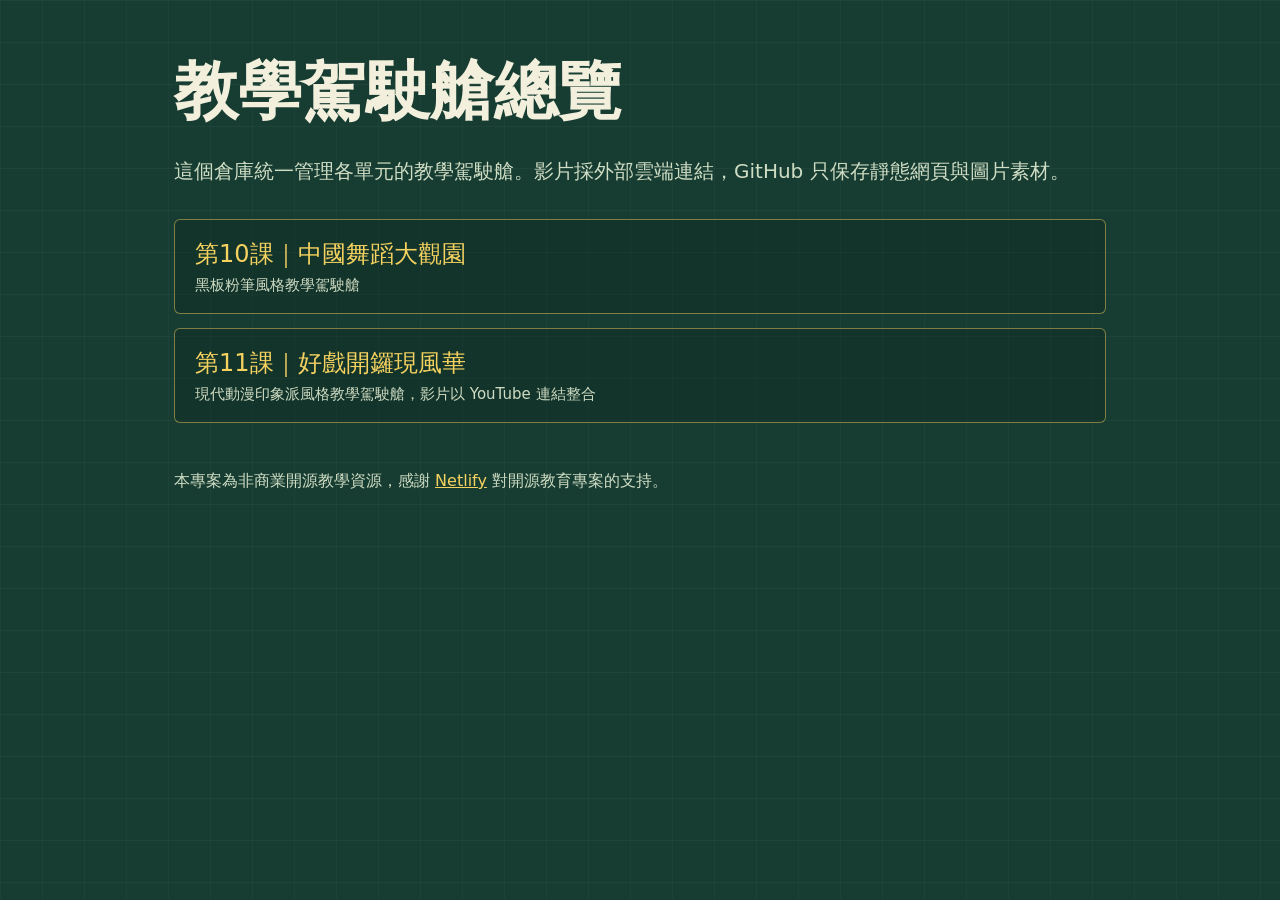
<file: index.html>
<!doctype html>
<html lang="zh-Hant-TW">
<head>
  <meta charset="utf-8" />
  <meta name="viewport" content="width=device-width, initial-scale=1" />
  <title>教學駕駛艙總覽</title>
  <style>
    :root {
      --board: #173d32;
      --chalk: #f2efdc;
      --muted: #cfdcc4;
      --yellow: #f5d260;
    }
    * { box-sizing: border-box; }
    body {
      margin: 0;
      min-height: 100vh;
      color: var(--chalk);
      font-family: "Microsoft JhengHei", "Noto Sans TC", system-ui, sans-serif;
      background:
        linear-gradient(rgba(255,255,255,.03) 1px, transparent 1px),
        linear-gradient(90deg, rgba(255,255,255,.025) 1px, transparent 1px),
        var(--board);
      background-size: 42px 42px;
    }
    main {
      max-width: 980px;
      margin: 0 auto;
      padding: 48px 24px;
    }
    h1 {
      margin: 0 0 12px;
      font-size: clamp(34px, 6vw, 64px);
      letter-spacing: 0;
    }
    p {
      color: var(--muted);
      font-size: 20px;
      line-height: 1.6;
    }
    .list {
      display: grid;
      gap: 14px;
      margin-top: 32px;
    }
    a {
      display: block;
      padding: 18px 20px;
      color: var(--yellow);
      text-decoration: none;
      border: 1px solid rgba(245, 210, 96, .48);
      background: rgba(0,0,0,.14);
      border-radius: 6px;
      font-size: 24px;
    }
    a span {
      display: block;
      margin-top: 6px;
      color: var(--muted);
      font-size: 15px;
    }
  </style>
</head>
<body>
  <main>
    <h1>教學駕駛艙總覽</h1>
    <p>這個倉庫統一管理各單元的教學駕駛艙。影片採外部雲端連結，GitHub 只保存靜態網頁與圖片素材。</p>
    <section class="list" aria-label="教學駕駛艙清單">
      <a href="./chinese-dance-dashboard-20260501/">
        第10課｜中國舞蹈大觀園
        <span>黑板粉筆風格教學駕駛艙</span>
      </a>
      <a href="./performing-arts-lesson-11-20260501/">
        第11課｜好戲開鑼現風華
        <span>現代動漫印象派風格教學駕駛艙，影片以 YouTube 連結整合</span>
      </a>
    </section>
  </main>
  <footer style="max-width:980px;margin:0 auto;padding:0 24px 40px;font-size:16px;color:#cfdcc4">本專案為非商業開源教學資源，感謝 <a href="https://www.netlify.com/" style="display:inline;padding:0;border:0;background:none;font-size:inherit;text-decoration:underline">Netlify</a> 對開源教育專案的支持。</footer>
</body>
</html>
</file>
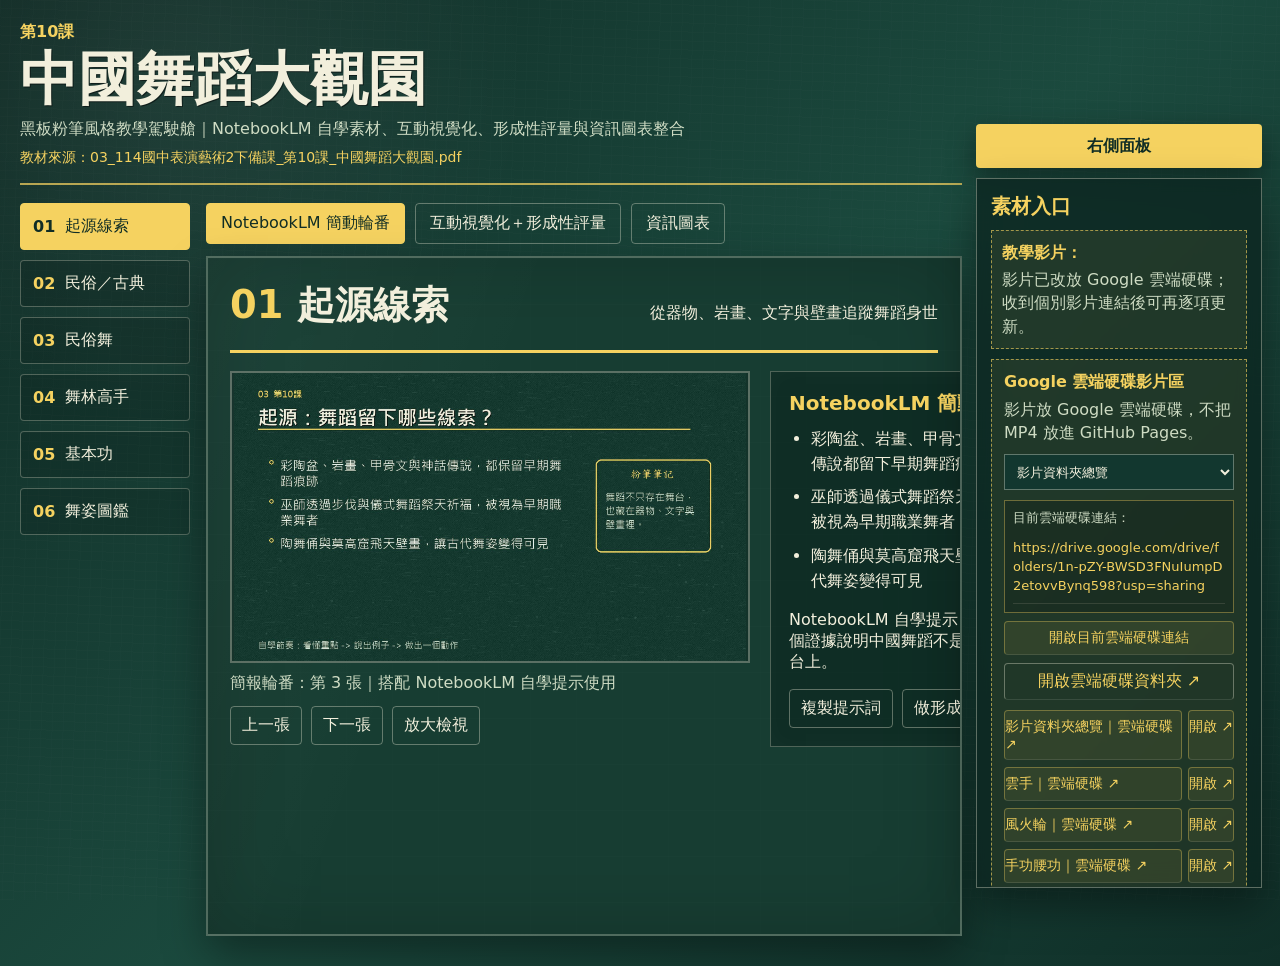
<file: chinese-dance-dashboard-20260501/index.html>
<!doctype html>
<html lang="zh-Hant-TW">
<head>
  <meta charset="utf-8" />
  <meta name="viewport" content="width=device-width, initial-scale=1" />
  <title>中國舞蹈大觀園｜黑板粉筆教學駕駛艙</title>
  <link rel="stylesheet" href="./styles.css?v=20260501-drive-video" />
</head>
<body>
  <main class="app-shell" data-mode="teacher">
    <header class="topbar">
      <section class="lesson-id">
        <span class="small-mark">第10課</span>
        <h1>中國舞蹈大觀園</h1>
        <p>黑板粉筆風格教學駕駛艙｜NotebookLM 自學素材、互動視覺化、形成性評量與資訊圖表整合</p>
        <p class="source-line">教材來源：03_114國中表演藝術2下備課_第10課_中國舞蹈大觀園.pdf</p>
      </section>
    </header>

    <section class="dashboard-grid">
      <aside class="focus-rail" aria-label="教學重點">
        <button class="focus-tab active" data-focus="origin"><span>01</span>起源線索</button>
        <button class="focus-tab" data-focus="types"><span>02</span>民俗／古典</button>
        <button class="focus-tab" data-focus="folk"><span>03</span>民俗舞</button>
        <button class="focus-tab" data-focus="masters"><span>04</span>舞林高手</button>
        <button class="focus-tab" data-focus="basics"><span>05</span>基本功</button>
        <button class="focus-tab" data-focus="postures"><span>06</span>舞姿圖鑑</button>
      </aside>

      <section class="stage">
        <nav class="stage-nav" aria-label="素材類型">
          <button class="view-btn active" data-view="brief">NotebookLM 簡動輪番</button>
          <button class="view-btn" data-view="interactive">互動視覺化＋形成性評量</button>
          <button class="view-btn" data-view="infographic">資訊圖表</button>
        </nav>

        <article class="chalk-stage" id="focusStage" aria-live="polite"></article>
      </section>

      <aside class="lesson-board inline-board">
        <section class="board-card compact">
          <h2>本節課進度</h2>
          <div class="progress-ring" aria-label="進度">
            <span id="progressPercent">17%</span>
          </div>
          <p id="progressText">目前重點：起源線索</p>
        </section>
        <section class="board-card">
          <h2>教師提示</h2>
          <p class="teacher-only">切換重點時，可先播放左側輪播，再用互動題快速確認學生是否抓到關鍵差異。</p>
          <p class="student-only">先看輪播重點，再完成互動題。答錯沒關係，請回到圖表找證據。</p>
        </section>
        <section class="board-card">
          <h2>素材入口</h2>
          <div class="video-placeholder">
            <strong>教學影片：</strong>
            <span>影片已改放 Google 雲端硬碟；收到個別影片連結後可再逐項更新。</span>
          </div>
          <div class="youtube-placeholder">
            <strong>Google 雲端硬碟影片區</strong>
            <span>影片放 Google 雲端硬碟，不把 MP4 放進 GitHub Pages。</span>
            <select class="youtube-select" id="youtubeSelectInline">
              <option value="driveFolder">影片資料夾總覽</option>
              <option value="yunshou">雲手</option>
              <option value="fenghuolun">風火輪</option>
              <option value="shougongyaogong">手功腰功</option>
              <option value="shuangfeiyan">雙飛燕</option>
              <option value="shanbang">山膀</option>
              <option value="yubu">禹步</option>
              <option value="tuigongtantiaogong">腿功彈跳功</option>
            </select>
            <p class="youtube-current">目前雲端硬碟連結：<a data-youtube-current href="https://drive.google.com/drive/folders/1n-pZY-BWSD3FNuIumpD2etovvBynq598?usp=sharing" target="_blank">https://drive.google.com/drive/folders/1n-pZY-BWSD3FNuIumpD2etovvBynq598?usp=sharing</a></p>
            <a class="current-youtube-open" data-current-open="youtubeSelectInline" href="https://drive.google.com/drive/folders/1n-pZY-BWSD3FNuIumpD2etovvBynq598?usp=sharing" target="_blank" rel="noopener noreferrer">開啟目前雲端硬碟連結</a>
            <a class="youtube-open-link" data-youtube-open href="https://drive.google.com/drive/folders/1n-pZY-BWSD3FNuIumpD2etovvBynq598?usp=sharing" target="_blank" rel="noopener noreferrer">開啟雲端硬碟資料夾</a>
            <div class="youtube-links">
              <div class="youtube-link-row"><a class="youtube-title-link" href="https://drive.google.com/drive/folders/1n-pZY-BWSD3FNuIumpD2etovvBynq598?usp=sharing" target="_blank" rel="noopener noreferrer">影片資料夾總覽｜雲端硬碟</a><a class="youtube-open-button" href="https://drive.google.com/drive/folders/1n-pZY-BWSD3FNuIumpD2etovvBynq598?usp=sharing" target="_blank" rel="noopener noreferrer">開啟</a></div>
              <div class="youtube-link-row"><a class="youtube-title-link" href="https://drive.google.com/drive/folders/1n-pZY-BWSD3FNuIumpD2etovvBynq598?usp=sharing" target="_blank" rel="noopener noreferrer">雲手｜雲端硬碟</a><a class="youtube-open-button" href="https://drive.google.com/drive/folders/1n-pZY-BWSD3FNuIumpD2etovvBynq598?usp=sharing" target="_blank" rel="noopener noreferrer">開啟</a></div>
              <div class="youtube-link-row"><a class="youtube-title-link" href="https://drive.google.com/drive/folders/1n-pZY-BWSD3FNuIumpD2etovvBynq598?usp=sharing" target="_blank" rel="noopener noreferrer">風火輪｜雲端硬碟</a><a class="youtube-open-button" href="https://drive.google.com/drive/folders/1n-pZY-BWSD3FNuIumpD2etovvBynq598?usp=sharing" target="_blank" rel="noopener noreferrer">開啟</a></div>
              <div class="youtube-link-row"><a class="youtube-title-link" href="https://drive.google.com/drive/folders/1n-pZY-BWSD3FNuIumpD2etovvBynq598?usp=sharing" target="_blank" rel="noopener noreferrer">手功腰功｜雲端硬碟</a><a class="youtube-open-button" href="https://drive.google.com/drive/folders/1n-pZY-BWSD3FNuIumpD2etovvBynq598?usp=sharing" target="_blank" rel="noopener noreferrer">開啟</a></div>
              <div class="youtube-link-row"><a class="youtube-title-link" href="https://drive.google.com/drive/folders/1n-pZY-BWSD3FNuIumpD2etovvBynq598?usp=sharing" target="_blank" rel="noopener noreferrer">雙飛燕｜雲端硬碟</a><a class="youtube-open-button" href="https://drive.google.com/drive/folders/1n-pZY-BWSD3FNuIumpD2etovvBynq598?usp=sharing" target="_blank" rel="noopener noreferrer">開啟</a></div>
              <div class="youtube-link-row"><a class="youtube-title-link" href="https://drive.google.com/drive/folders/1n-pZY-BWSD3FNuIumpD2etovvBynq598?usp=sharing" target="_blank" rel="noopener noreferrer">山膀｜雲端硬碟</a><a class="youtube-open-button" href="https://drive.google.com/drive/folders/1n-pZY-BWSD3FNuIumpD2etovvBynq598?usp=sharing" target="_blank" rel="noopener noreferrer">開啟</a></div>
              <div class="youtube-link-row"><a class="youtube-title-link" href="https://drive.google.com/drive/folders/1n-pZY-BWSD3FNuIumpD2etovvBynq598?usp=sharing" target="_blank" rel="noopener noreferrer">禹步｜雲端硬碟</a><a class="youtube-open-button" href="https://drive.google.com/drive/folders/1n-pZY-BWSD3FNuIumpD2etovvBynq598?usp=sharing" target="_blank" rel="noopener noreferrer">開啟</a></div>
              <div class="youtube-link-row"><a class="youtube-title-link" href="https://drive.google.com/drive/folders/1n-pZY-BWSD3FNuIumpD2etovvBynq598?usp=sharing" target="_blank" rel="noopener noreferrer">腿功彈跳功｜雲端硬碟</a><a class="youtube-open-button" href="https://drive.google.com/drive/folders/1n-pZY-BWSD3FNuIumpD2etovvBynq598?usp=sharing" target="_blank" rel="noopener noreferrer">開啟</a></div>
            </div>
          </div>
        </section>
      </aside>
    </section>

    <aside class="floating-tools" aria-label="右側教學工具面板">
      <button class="tool-toggle" id="toolToggle" aria-expanded="true">右側面板</button>
      <div class="tool-panel" id="toolPanel">
        <section class="tool-section">
          <h2>素材入口</h2>
          <div class="video-placeholder">
            <strong>教學影片：</strong>
            <span>影片已改放 Google 雲端硬碟；收到個別影片連結後可再逐項更新。</span>
          </div>
          <div class="youtube-placeholder">
            <strong>Google 雲端硬碟影片區</strong>
            <span>影片放 Google 雲端硬碟，不把 MP4 放進 GitHub Pages。</span>
            <select class="youtube-select" id="youtubeSelect">
              <option value="driveFolder">影片資料夾總覽</option>
              <option value="yunshou">雲手</option>
              <option value="fenghuolun">風火輪</option>
              <option value="shougongyaogong">手功腰功</option>
              <option value="shuangfeiyan">雙飛燕</option>
              <option value="shanbang">山膀</option>
              <option value="yubu">禹步</option>
              <option value="tuigongtantiaogong">腿功彈跳功</option>
            </select>
            <p class="youtube-current">目前雲端硬碟連結：<a data-youtube-current href="https://drive.google.com/drive/folders/1n-pZY-BWSD3FNuIumpD2etovvBynq598?usp=sharing" target="_blank">https://drive.google.com/drive/folders/1n-pZY-BWSD3FNuIumpD2etovvBynq598?usp=sharing</a></p>
            <a class="current-youtube-open" data-current-open="youtubeSelect" href="https://drive.google.com/drive/folders/1n-pZY-BWSD3FNuIumpD2etovvBynq598?usp=sharing" target="_blank" rel="noopener noreferrer">開啟目前雲端硬碟連結</a>
            <a class="youtube-open-link" data-youtube-open href="https://drive.google.com/drive/folders/1n-pZY-BWSD3FNuIumpD2etovvBynq598?usp=sharing" target="_blank" rel="noopener noreferrer">開啟雲端硬碟資料夾</a>
            <div class="youtube-links">
              <div class="youtube-link-row"><a class="youtube-title-link" href="https://drive.google.com/drive/folders/1n-pZY-BWSD3FNuIumpD2etovvBynq598?usp=sharing" target="_blank" rel="noopener noreferrer">影片資料夾總覽｜雲端硬碟</a><a class="youtube-open-button" href="https://drive.google.com/drive/folders/1n-pZY-BWSD3FNuIumpD2etovvBynq598?usp=sharing" target="_blank" rel="noopener noreferrer">開啟</a></div>
              <div class="youtube-link-row"><a class="youtube-title-link" href="https://drive.google.com/drive/folders/1n-pZY-BWSD3FNuIumpD2etovvBynq598?usp=sharing" target="_blank" rel="noopener noreferrer">雲手｜雲端硬碟</a><a class="youtube-open-button" href="https://drive.google.com/drive/folders/1n-pZY-BWSD3FNuIumpD2etovvBynq598?usp=sharing" target="_blank" rel="noopener noreferrer">開啟</a></div>
              <div class="youtube-link-row"><a class="youtube-title-link" href="https://drive.google.com/drive/folders/1n-pZY-BWSD3FNuIumpD2etovvBynq598?usp=sharing" target="_blank" rel="noopener noreferrer">風火輪｜雲端硬碟</a><a class="youtube-open-button" href="https://drive.google.com/drive/folders/1n-pZY-BWSD3FNuIumpD2etovvBynq598?usp=sharing" target="_blank" rel="noopener noreferrer">開啟</a></div>
              <div class="youtube-link-row"><a class="youtube-title-link" href="https://drive.google.com/drive/folders/1n-pZY-BWSD3FNuIumpD2etovvBynq598?usp=sharing" target="_blank" rel="noopener noreferrer">手功腰功｜雲端硬碟</a><a class="youtube-open-button" href="https://drive.google.com/drive/folders/1n-pZY-BWSD3FNuIumpD2etovvBynq598?usp=sharing" target="_blank" rel="noopener noreferrer">開啟</a></div>
              <div class="youtube-link-row"><a class="youtube-title-link" href="https://drive.google.com/drive/folders/1n-pZY-BWSD3FNuIumpD2etovvBynq598?usp=sharing" target="_blank" rel="noopener noreferrer">雙飛燕｜雲端硬碟</a><a class="youtube-open-button" href="https://drive.google.com/drive/folders/1n-pZY-BWSD3FNuIumpD2etovvBynq598?usp=sharing" target="_blank" rel="noopener noreferrer">開啟</a></div>
              <div class="youtube-link-row"><a class="youtube-title-link" href="https://drive.google.com/drive/folders/1n-pZY-BWSD3FNuIumpD2etovvBynq598?usp=sharing" target="_blank" rel="noopener noreferrer">山膀｜雲端硬碟</a><a class="youtube-open-button" href="https://drive.google.com/drive/folders/1n-pZY-BWSD3FNuIumpD2etovvBynq598?usp=sharing" target="_blank" rel="noopener noreferrer">開啟</a></div>
              <div class="youtube-link-row"><a class="youtube-title-link" href="https://drive.google.com/drive/folders/1n-pZY-BWSD3FNuIumpD2etovvBynq598?usp=sharing" target="_blank" rel="noopener noreferrer">禹步｜雲端硬碟</a><a class="youtube-open-button" href="https://drive.google.com/drive/folders/1n-pZY-BWSD3FNuIumpD2etovvBynq598?usp=sharing" target="_blank" rel="noopener noreferrer">開啟</a></div>
              <div class="youtube-link-row"><a class="youtube-title-link" href="https://drive.google.com/drive/folders/1n-pZY-BWSD3FNuIumpD2etovvBynq598?usp=sharing" target="_blank" rel="noopener noreferrer">腿功彈跳功｜雲端硬碟</a><a class="youtube-open-button" href="https://drive.google.com/drive/folders/1n-pZY-BWSD3FNuIumpD2etovvBynq598?usp=sharing" target="_blank" rel="noopener noreferrer">開啟</a></div>
            </div>
          </div>
        </section>
        <section class="tool-section">
          <h2>抽座號</h2>
          <div class="seat-range" aria-label="學生座號範圍">
            <label>起
              <input id="seatStart" type="number" min="1" max="99" value="1" />
            </label>
            <label>迄
              <input id="seatEnd" type="number" min="1" max="99" value="30" />
            </label>
          </div>
          <div class="draw-row">
            <button id="drawBtn">抽座號</button>
            <button id="resetDraw">重抽池</button>
          </div>
          <p class="draw-result" id="drawResult">目前範圍：1-30</p>
        </section>
        <section class="tool-section">
          <h2>計時器</h2>
          <div class="timer-face" id="timerFace">03:00</div>
          <div class="timer-row">
            <button data-minutes="1">1分</button>
            <button data-minutes="3">3分</button>
            <button data-minutes="5">5分</button>
          </div>
          <div class="timer-row">
            <button id="startTimer">開始</button>
            <button id="pauseTimer">暫停</button>
            <button id="resetTimer">重設</button>
          </div>
        </section>
      </div>
    </aside>

    <section class="viewer-modal" id="assetViewer" hidden aria-modal="true" role="dialog" aria-label="素材檢視器">
      <div class="viewer-card">
        <header class="viewer-head">
          <h2 id="viewerTitle">素材檢視</h2>
          <div class="viewer-actions">
            <button class="viewer-pen-toggle" id="penToggle" type="button">畫筆</button>
            <button class="pen-color active" data-color="#f2efdc" style="--pen:#f2efdc" aria-label="白色粉筆"></button>
            <button class="pen-color" data-color="#f5d260" style="--pen:#f5d260" aria-label="黃色粉筆"></button>
            <button class="pen-color" data-color="#87c9d9" style="--pen:#87c9d9" aria-label="藍色粉筆"></button>
            <button class="pen-color" data-color="#de745e" style="--pen:#de745e" aria-label="紅色粉筆"></button>
            <button class="pen-clear" id="clearInk" type="button">清除</button>
            <button id="viewerPrev" type="button" hidden>上一張</button>
            <button id="viewerNext" type="button" hidden>下一張</button>
            <button id="viewerClose" type="button">關閉</button>
          </div>
        </header>
        <div class="viewer-body" id="viewerBody"></div>
        <canvas id="inkCanvas" aria-hidden="true"></canvas>
      </div>
    </section>
  </main>

  <script src="./script.js?v=20260501-drive-video"></script>
</body>
</html>
</file>
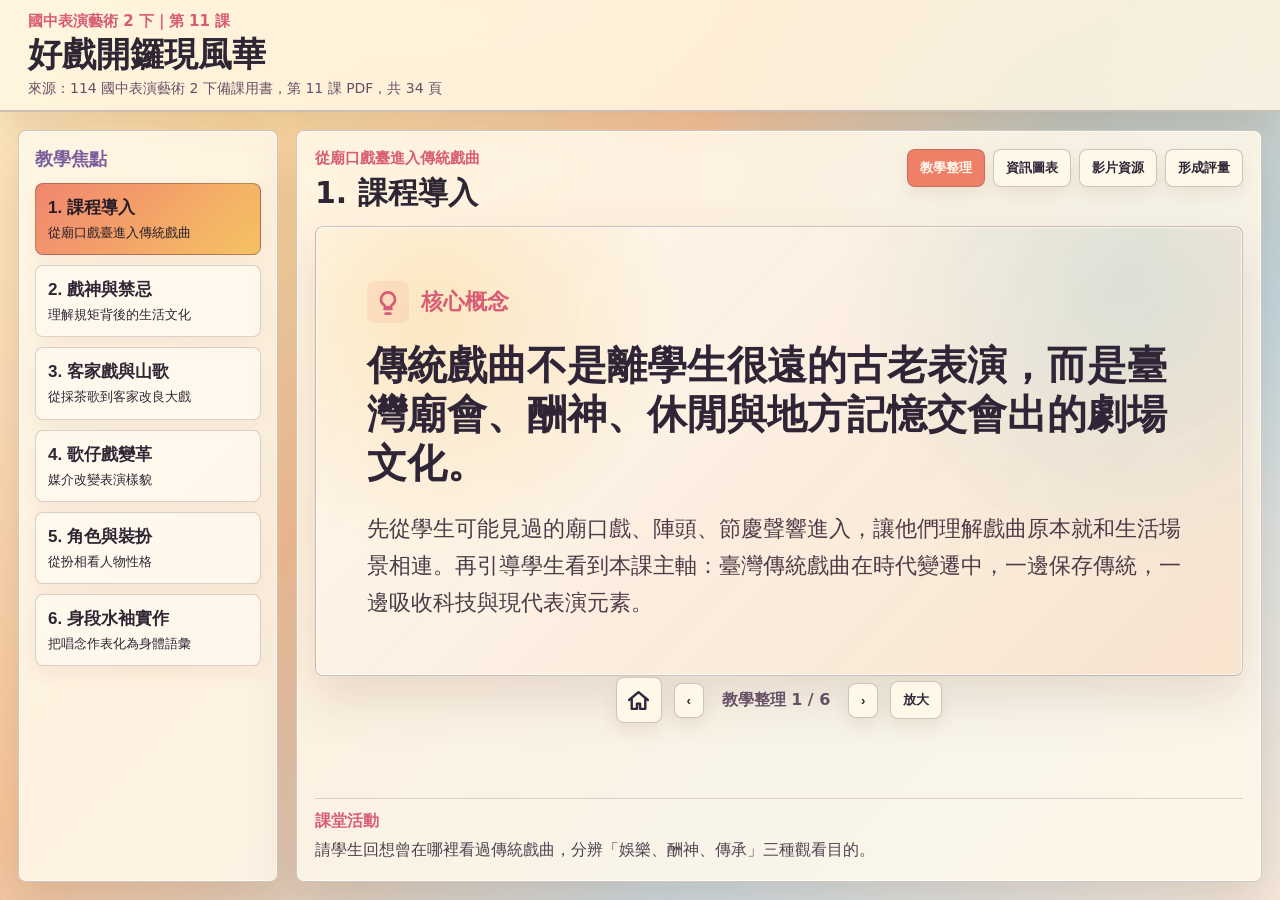
<file: performing-arts-lesson-11-20260501/index.html>
<!doctype html>
<html lang="zh-Hant-TW">
<head>
  <meta charset="utf-8">
  <meta name="viewport" content="width=device-width, initial-scale=1">
  <title>第11課 好戲開鑼現風華｜教學駕駛艙</title>
  <link rel="stylesheet" href="./styles.css?v=20260501-slide-controls">
</head>
<body>
  <header class="topbar">
    <div>
      <p class="kicker">國中表演藝術 2 下｜第 11 課</p>
      <h1>好戲開鑼現風華</h1>
      <p class="source">來源：114 國中表演藝術 2 下備課用書，第 11 課 PDF，共 34 頁</p>
    </div>
  </header>
  <main class="dashboard">
    <aside class="focus-rail" aria-label="教學焦點">
      <div class="rail-title">教學焦點</div>
      <div id="focusButtons" class="focus-buttons"></div>
    </aside>
    <section class="stage" aria-live="polite">
      <div class="stage-head">
        <div><p id="focusTag" class="kicker"></p><h2 id="focusTitle"></h2></div>
        <div class="view-tabs" role="tablist" aria-label="內容切換">
          <button data-view="brief" class="active">教學整理</button>
          <button data-view="info">資訊圖表</button>
          <button data-view="video">影片資源</button>
          <button data-view="quiz">形成評量</button>
        </div>
      </div>
      <div id="briefView" class="view active-view">
        <div class="brief-slide" id="briefSlide"></div>
        <div class="media-controls brief-controls"><button id="homeBrief" class="icon-button" aria-label="回首頁" title="回首頁"><svg viewBox="0 0 24 24" aria-hidden="true"><path d="M3 11.5 12 4l9 7.5"/><path d="M5.5 10.5V20h5v-5h3v5h5v-9.5"/></svg></button><button id="prevBrief" title="上一頁">‹</button><span id="briefCounter"></span><button id="nextBrief" title="下一頁">›</button><button id="openBrief">放大</button></div>
      </div>
      <div id="infoView" class="view">
        <div class="info-slide" id="infoSlide"></div>
        <div class="media-controls info-controls"><button id="openInfo">放大</button></div>
      </div>
      <div id="videoView" class="view video-view">
        <div class="video-board single-video-board">
          <article class="video-card youtube-card">
            <div class="video-mark">YouTube</div>
            <h3>本單元 YT 總覽</h3>
            <p>影片不放進 GitHub Pages，只以 YouTube 播放清單整合進駕駛艙，符合單檔與整站容量限制。</p>
            <a href="https://youtube.com/playlist?list=PLqcpPGQk7_f7oo7GoyX4OeMucQeoyXPJz&si=PwRLIERLJTwsZ_qn" target="_blank" rel="noopener noreferrer">開啟 YouTube 總覽</a>
          </article>
        </div>
      </div>
      <div id="quizView" class="view quiz-view">
        <div class="quiz-card"><div class="quiz-top"><span id="quizCount"></span></div><div id="quizSet" class="quiz-set"></div></div>
      </div>
      <div class="activity"><strong>課堂活動</strong><p id="activityText"></p></div>
    </section>
  </main>
  <dialog id="viewer"><div class="viewer-head"><strong id="viewerTitle">放大檢視</strong><div class="viewer-actions"><button id="viewerHome" class="icon-button" aria-label="回首頁" title="回首頁"><svg viewBox="0 0 24 24" aria-hidden="true"><path d="M3 11.5 12 4l9 7.5"/><path d="M5.5 10.5V20h5v-5h3v5h5v-9.5"/></svg></button><button id="viewerPrev" class="icon-button" aria-label="上一頁" title="上一頁"><svg viewBox="0 0 24 24" aria-hidden="true"><path d="M15 5 8 12l7 7"/><path d="M19 12H9"/></svg></button><button id="viewerNext" class="icon-button" aria-label="下一頁" title="下一頁"><svg viewBox="0 0 24 24" aria-hidden="true"><path d="M9 5l7 7-7 7"/><path d="M5 12h10"/></svg></button><button id="penToggle">手繪筆</button><button id="clearPen">清除</button><button id="closeViewer">關閉</button></div></div><div class="viewer-canvas-wrap"><img id="viewerImage" alt="放大內容"><div id="viewerBrief" class="viewer-brief"></div><canvas id="penCanvas"></canvas></div></dialog>
  <script>window.DASHBOARD_DATA = {"focuses": [{"id": "f1", "title": "課程導入", "tag": "從廟口戲臺進入傳統戲曲", "slides": [1, 2, 3, 4], "info": "01_單元地圖.jpg", "activity": "請學生回想曾在哪裡看過傳統戲曲，分辨「娛樂、酬神、傳承」三種觀看目的。"}, {"id": "f2", "title": "戲神與禁忌", "tag": "理解規矩背後的生活文化", "slides": [5, 6], "info": "02_戲曲禁忌.jpg", "activity": "小組選一項禁忌，推測它與演出安全、信仰或語言諧音的關係。"}, {"id": "f3", "title": "客家戲與山歌", "tag": "從採茶歌到客家改良大戲", "slides": [7, 8], "info": "03_客家戲路徑.jpg", "activity": "聽或念〈天公落水〉片段，比較山歌語感與現代流行曲的差異。"}, {"id": "f4", "title": "歌仔戲變革", "tag": "媒介改變表演樣貌", "slides": [9, 10, 11, 12, 13], "info": "04_歌仔戲時間線.jpg", "activity": "用時間線標出本地、野臺、內臺、胡撇仔、影視、劇場歌仔戲的差異。"}, {"id": "f5", "title": "角色與裝扮", "tag": "從扮相看人物性格", "slides": [14, 15, 16, 17, 18, 19, 20], "info": "05_角色裝扮.jpg", "activity": "觀察劇照中的妝容、服裝與姿態，判斷角色可能的行當與個性。"}, {"id": "f6", "title": "身段水袖實作", "tag": "把唱念作表化為身體語彙", "slides": [21, 22, 23, 24, 25, 26, 27, 28, 29, 30, 31, 32, 33, 34], "info": "06_身段水袖.jpg", "activity": "練習小生或小旦的手眼身步，再用四句聯設計一段 20 秒呈現。"}], "questions": {"f1": [["本課主要從哪一種生活場景引入臺灣傳統戲曲？", ["學校運動會", "廟會節慶與野臺戲", "美術館導覽", "電影院首映"], "B"], ["傳統戲曲在早期社會除了娛樂，也常具有什麼功能？", ["酬神與教化", "交通運輸", "商品交易", "科學實驗"], "A"], ["本課提到臺灣傳統戲曲受到哪些因素影響而有新面貌？", ["只受到書法影響", "只受到體育競賽影響", "科技與西方表演元素", "完全不曾改變"], "C"], ["下列何者是本課藝術詞彙？", ["印象派", "協奏曲", "版畫", "客家戲"], "D"], ["本課期待學生最後能體驗哪一類表演特色？", ["水袖與身段", "油畫調色", "陶土拉坯", "攝影沖洗"], "A"]], "f2": [["傳統戲班常信奉的戲神不包含下列哪一項？", ["田都元帥", "西秦王爺", "土地公作為戲曲唯一祖師", "唐玄宗相關信仰"], "C"], ["演出前祭拜祖師爺主要反映什麼？", ["要延後開演", "對戲神與演出平順的祈願", "只為裝飾舞臺", "讓觀眾買票"], "B"], ["禁食毛蟹的傳說與哪一位戲神有關？", ["田都元帥", "梵谷", "貝多芬", "孔子"], "A"], ["把禁忌放進課堂討論，最適合引導學生理解什麼？", ["只背誦年代", "完全否定傳統", "只比較票價", "文化脈絡與生活經驗"], "D"], ["「不可帶花上戲臺」的說法，課本提到與哪種語音或寓意聯想有關？", ["花太重搬不動", "閩南語「花」有混亂之意", "花一定會凋謝", "花只能放教室"], "B"]], "f3": [["客家山歌常與哪一種生活勞動經驗相關？", ["採茶或砍柴", "潛水捕魚", "開飛機", "操作電腦"], "A"], ["三腳採茶戲最初常見的角色組合是？", ["四小生", "全為淨角", "只有旁白", "一丑二旦"], "D"], ["收冬戲又常被稱為什麼？", ["默劇", "芭蕾舞劇", "平安戲", "交響詩"], "C"], ["〈天公落水〉屬於哪一類課堂材料？", ["歌仔戲臉譜", "客家山歌曲調", "京劇武打套路", "西洋歌劇詠嘆調"], "B"], ["近年客家戲創新常加入什麼元素？", ["新主題、多媒體燈光與跨劇種融合", "完全禁止新劇本", "只保留單一唱法", "只在教室朗讀"], "A"]], "f4": [["本地歌仔起源常與哪一地區相關？", ["澎湖海底", "蘭陽平原", "阿里山山頂", "淡水河口唯一碼頭"], "B"], ["野臺歌仔戲常出現於哪種場合？", ["民間廟會慶典", "百貨公司試吃", "足球聯賽", "科學展覽"], "A"], ["內臺歌仔戲為吸引觀眾，常使用什麼技術？", ["只有黑板粉筆", "完全無舞臺", "只播放廣播", "布景、機關、乾冰與特技"], "D"], ["胡撇仔戲形成特殊美學，與哪段歷史壓力有關？", ["文藝復興", "工業革命的英國煤礦", "日治皇民化運動", "太空競賽"], "C"], ["劇場歌仔戲強調哪一種發展方向？", ["取消所有唱腔", "在現代劇場中創新舞臺與劇本", "只保留錄音不演出", "不再面對觀眾"], "B"]], "f5": [["歌仔戲角色與裝扮主要用來幫助觀眾理解什麼？", ["天氣預報", "數學公式", "人物身分與性格", "座位號碼"], "C"], ["傳統戲曲中的妝容與服裝設計，通常會依什麼調整？", ["劇中角色需求", "觀眾身高", "教室大小", "餐點種類"], "A"], ["下列哪一項最接近小生角色的舞臺印象？", ["完全不需身段", "俊逸、文雅或英氣", "只負責搬道具", "只能戴面具不說話"], "B"], ["彩妝相較傳統油白油紅，常依角色有什麼變化？", ["只能用一種白色", "不得畫眉眼", "完全不打底", "色彩與線條較多樣"], "D"], ["觀察劇照判讀角色時，最可靠的線索組合是？", ["圖片檔名長短", "舞臺椅子數量", "妝容、服裝、姿態與唱念作表", "觀眾掌聲大小"], "C"]], "f6": [["戲曲身段是什麼？", ["單純日常走路", "只背臺詞", "只看布景", "經提煉與美化的肢體表演語彙"], "D"], ["歌仔戲身段常用哪組原則練習？", ["金、木、水、火、土作為唯一口訣", "手、眼、身、法、步", "加、減、乘、除", "春、夏、秋、冬"], "B"], ["水袖練習最能訓練學生哪一項？", ["肢體線條與情緒控制", "快速打字", "地圖判讀", "化學滴定"], "A"], ["四句聯在課堂實作中可用來訓練什麼？", ["體育測驗", "色彩混合", "口白節奏與創意表達", "攝影曝光"], "C"], ["身段練習回饋時，最應該描述的是？", ["誰聲音最大就最好", "只看服裝貴不貴", "只評分速度", "眼神、手勢、步伐與情緒是否一致"], "D"]]}, "slideCount": 34};</script>
  <script src="./script.js?v=20260501-slide-controls"></script>
</body>
</html>
</file>
<file: chinese-dance-dashboard-20260501/styles.css>
:root {
  --board: #173d32;
  --board-deep: #0f2e27;
  --chalk: #f2efdc;
  --muted: #cfdcc4;
  --yellow: #f5d260;
  --blue: #87c9d9;
  --red: #de745e;
  --green: #a5da89;
  --shadow: rgba(0, 0, 0, .38);
  --panel: rgba(12, 38, 32, .78);
}

* {
  box-sizing: border-box;
}

body {
  margin: 0;
  min-height: 100vh;
  color: var(--chalk);
  font-family: "Microsoft JhengHei", "Noto Sans TC", system-ui, sans-serif;
  background:
    radial-gradient(circle at 14% 8%, rgba(255,255,255,.06), transparent 22rem),
    linear-gradient(135deg, #102b25, #1b4a3e 52%, #102f28);
  overflow-x: hidden;
}

body::before {
  content: "";
  position: fixed;
  inset: 0;
  pointer-events: none;
  opacity: .36;
  background-image:
    repeating-linear-gradient(2deg, rgba(255,255,255,.025) 0 1px, transparent 1px 9px),
    repeating-linear-gradient(92deg, rgba(255,255,255,.018) 0 1px, transparent 1px 11px);
  mix-blend-mode: screen;
}

button, input, a {
  font: inherit;
}

button {
  color: var(--chalk);
  background: transparent;
  border: 1px solid rgba(242, 239, 220, .35);
  cursor: pointer;
}

a {
  color: var(--yellow);
  text-decoration: none;
}

.app-shell {
  position: relative;
  min-height: 100vh;
  padding: 22px 318px 30px 20px;
}

.topbar {
  display: flex;
  justify-content: space-between;
  gap: 18px;
  align-items: flex-start;
  padding-bottom: 16px;
  border-bottom: 2px solid rgba(245, 210, 96, .72);
}

.lesson-id h1 {
  margin: 0;
  font-size: clamp(32px, 5vw, 58px);
  line-height: 1.05;
  letter-spacing: 0;
  text-shadow: 1px 1px 0 rgba(0,0,0,.5);
}

.lesson-id p {
  margin: 9px 0 0;
  color: var(--muted);
  max-width: 960px;
}

.lesson-id .source-line {
  color: var(--yellow);
  font-size: 14px;
}

.small-mark {
  display: inline-block;
  color: var(--yellow);
  font-weight: 700;
  margin-bottom: 6px;
}

.mode-switch {
  display: flex;
  gap: 8px;
  min-width: max-content;
  border: 1px solid rgba(242,239,220,.28);
  padding: 5px;
}

.mode-btn,
.view-btn,
.focus-tab,
.timer-row button,
.draw-row button,
#penToggle,
#clearInk {
  border-radius: 4px;
  min-height: 38px;
}

.mode-btn {
  padding: 8px 14px;
}

.mode-btn.active,
.view-btn.active,
.focus-tab.active,
.timer-row button:hover,
.draw-row button:hover,
#penToggle.active {
  color: #102d25;
  background: var(--yellow);
  border-color: var(--yellow);
}

.dashboard-grid {
  display: grid;
  grid-template-columns: 170px minmax(0, 1fr);
  gap: 16px;
  margin-top: 18px;
  align-items: stretch;
}

.inline-board {
  display: none;
}

.focus-rail {
  display: flex;
  flex-direction: column;
  gap: 10px;
}

.focus-tab {
  display: flex;
  align-items: center;
  gap: 10px;
  width: 100%;
  padding: 12px 12px;
  text-align: left;
  background: rgba(0,0,0,.12);
  border-color: rgba(242,239,220,.28);
}

.focus-tab span {
  color: var(--yellow);
  font-weight: 800;
}

.focus-tab.active span {
  color: #102d25;
}

.stage {
  min-width: 0;
}

.stage-nav {
  display: flex;
  gap: 10px;
  flex-wrap: wrap;
  margin-bottom: 12px;
}

.view-btn {
  padding: 9px 14px;
}

.chalk-stage {
  position: relative;
  min-height: 680px;
  padding: 22px;
  overflow: hidden;
  background:
    linear-gradient(110deg, rgba(255,255,255,.035), transparent 35%),
    var(--board);
  border: 2px solid rgba(242, 239, 220, .26);
  box-shadow: 0 18px 40px var(--shadow), inset 0 0 80px rgba(0,0,0,.18);
}

.chalk-stage::after {
  content: "";
  position: absolute;
  inset: 0;
  pointer-events: none;
  background-image:
    linear-gradient(rgba(255,255,255,.03) 1px, transparent 1px),
    linear-gradient(90deg, rgba(255,255,255,.02) 1px, transparent 1px);
  background-size: 46px 46px;
  opacity: .32;
}

.stage-content {
  position: relative;
  z-index: 1;
}

.stage-title {
  display: flex;
  align-items: baseline;
  justify-content: space-between;
  gap: 18px;
  border-bottom: 3px solid var(--yellow);
  padding-bottom: 10px;
  margin-bottom: 18px;
}

.stage-title h2 {
  margin: 0;
  font-size: clamp(27px, 3vw, 44px);
  letter-spacing: 0;
  word-break: keep-all;
}

.stage-title span {
  color: var(--yellow);
  font-weight: 800;
}

.brief-layout,
.info-layout {
  display: grid;
  grid-template-columns: minmax(520px, 1.75fr) minmax(280px, .75fr);
  gap: 20px;
}

.interactive-layout {
  display: grid;
  grid-template-columns: 1fr;
  gap: 20px;
  width: 100%;
  min-width: 0;
}

.interactive-layout .question-card {
  width: 100%;
  min-width: 0;
  grid-column: 1 / -1;
}

.interactive-layout .visual-board {
  width: 100%;
  min-width: 0;
  grid-column: 1 / -1;
}

.media-frame {
  position: relative;
  aspect-ratio: 16 / 9;
  border: 2px solid rgba(242,239,220,.32);
  background: rgba(0,0,0,.16);
  overflow: hidden;
}

.media-frame img,
.media-frame video {
  width: 100%;
  height: 100%;
  object-fit: contain;
  display: block;
}

.media-caption {
  margin: 10px 0 0;
  color: var(--muted);
}

.carousel-controls,
.quick-actions {
  display: flex;
  flex-wrap: wrap;
  gap: 9px;
  margin-top: 12px;
}

.view-toolbar {
  display: flex;
  justify-content: flex-end;
  margin: -4px 0 12px;
}

.view-toolbar button {
  min-height: 36px;
  padding: 7px 12px;
  border-radius: 4px;
}

.carousel-controls button,
.quick-actions button,
.answer-btn {
  padding: 8px 11px;
  border-radius: 4px;
}

.chalk-note,
.question-card,
.board-card,
.mini-card {
  border: 1px solid rgba(242,239,220,.28);
  background: rgba(8, 31, 26, .52);
  box-shadow: inset 0 0 24px rgba(255,255,255,.025);
}

.chalk-note {
  padding: 18px;
}

.chalk-note h3,
.question-card h3,
.board-card h2,
.tool-section h2 {
  margin: 0 0 10px;
  color: var(--yellow);
  font-size: 20px;
}

.chalk-note ul,
.question-card ul {
  margin: 0;
  padding-left: 22px;
}

.chalk-note li,
.question-card li {
  margin: 9px 0;
  line-height: 1.55;
}

.visual-board {
  min-height: 440px;
  padding: 18px;
  border: 2px dashed rgba(242,239,220,.36);
}

.timeline {
  display: grid;
  gap: 12px;
}

.timeline button,
.dance-card,
.match-card,
.wheel-item,
.posture-check {
  text-align: left;
  padding: 13px;
  border: 1px solid rgba(242,239,220,.28);
  background: rgba(0,0,0,.14);
}

.timeline button.active,
.dance-card.active,
.match-card.selected,
.wheel-item.active,
.posture-check.checked {
  border-color: var(--yellow);
  background: rgba(245,210,96,.13);
}

.compare-grid,
.dance-grid,
.match-grid,
.posture-grid {
  display: grid;
  grid-template-columns: repeat(2, minmax(0, 1fr));
  gap: 12px;
}

.compare-pill {
  padding: 14px;
  min-height: 112px;
  border: 1px solid rgba(242,239,220,.3);
  background: rgba(0,0,0,.13);
}

.compare-pill strong,
.dance-card strong,
.match-card strong,
.posture-check strong {
  display: block;
  color: var(--yellow);
  margin-bottom: 6px;
}

.wheel {
  position: relative;
  display: grid;
  grid-template-columns: repeat(2, minmax(0, 1fr));
  gap: 12px;
}

.question-card {
  padding: 16px;
}

.answer-options {
  display: grid;
  gap: 9px;
  margin-top: 12px;
}

.answer-btn.correct {
  background: rgba(165,218,137,.18);
  border-color: var(--green);
}

.answer-btn.wrong {
  background: rgba(222,116,94,.18);
  border-color: var(--red);
}

.answer-btn.selected-answer {
  border-color: var(--yellow);
  background: rgba(245,210,96,.16);
}

.answer-key {
  max-height: 420px;
  overflow: auto;
  padding-left: 22px;
  line-height: 1.7;
}

.feedback {
  min-height: 48px;
  margin: 12px 0 0;
  color: var(--yellow);
}

.lesson-board {
  display: flex;
  flex-direction: column;
  gap: 12px;
}

.lesson-board.inline-board {
  display: none;
}

.board-card {
  padding: 16px;
}

.board-card a {
  display: block;
  padding: 8px 0;
  border-bottom: 1px solid rgba(242,239,220,.12);
}

.local-video-list {
  margin: 6px 0;
  padding: 6px 0;
  border-bottom: 1px solid rgba(242,239,220,.12);
}

.local-video-list summary {
  color: var(--yellow);
  cursor: pointer;
  padding: 6px 0;
  font-weight: 700;
}

.local-video-list a {
  display: block;
  padding: 5px 0 5px 14px;
  color: var(--muted);
  border-bottom: 0;
  font-size: 14px;
}

.local-video-list a:hover {
  color: var(--yellow);
}

.video-placeholder {
  margin: 4px 0 10px;
  padding: 10px;
  border: 1px dashed rgba(245,210,96,.62);
  background: rgba(245,210,96,.08);
  line-height: 1.45;
}

.video-placeholder strong {
  display: block;
  color: var(--yellow);
  margin-bottom: 4px;
}

.video-placeholder span {
  color: var(--muted);
}

.local-video-player {
  display: grid;
  gap: 8px;
  margin: 10px 0 12px;
  padding: 10px;
  border: 1px solid rgba(242,239,220,.2);
  background: rgba(0,0,0,.13);
}

.local-video-player label {
  color: var(--yellow);
  font-weight: 700;
}

.local-video-player select {
  width: 100%;
  min-height: 36px;
  padding: 6px 8px;
  color: var(--chalk);
  background: #12372f;
  border: 1px solid rgba(242,239,220,.35);
}

.local-video-player button {
  min-height: 36px;
  border-radius: 4px;
}

.local-video-preview {
  width: 100%;
  aspect-ratio: 16 / 9;
  background: rgba(0,0,0,.25);
  border: 1px solid rgba(242,239,220,.18);
}

.youtube-placeholder {
  margin: 10px 0 12px;
  padding: 12px;
  border: 1px dashed rgba(245,210,96,.62);
  background: rgba(245,210,96,.08);
}

.youtube-placeholder strong {
  display: block;
  color: var(--yellow);
  margin-bottom: 5px;
}

.youtube-placeholder span {
  display: block;
  color: var(--muted);
  line-height: 1.45;
}

.youtube-placeholder ul {
  margin: 8px 0 0;
  padding-left: 20px;
  color: var(--muted);
  line-height: 1.5;
}

.youtube-select {
  width: 100%;
  min-height: 36px;
  margin-top: 10px;
  padding: 6px 8px;
  color: var(--chalk);
  background: #12372f;
  border: 1px solid rgba(242,239,220,.35);
}

.play-youtube {
  width: 100%;
  min-height: 36px;
  margin-top: 8px;
  border-radius: 4px;
}

.youtube-open-link {
  display: block;
  margin-top: 8px;
  padding: 7px 8px;
  text-align: center;
  border: 1px solid rgba(242,239,220,.35);
  border-radius: 4px;
  color: var(--yellow);
}

.youtube-current {
  margin: 10px 0 0;
  padding: 8px;
  border: 1px solid rgba(245,210,96,.38);
  background: rgba(0,0,0,.16);
  color: var(--muted);
  font-size: 13px;
  line-height: 1.45;
  word-break: break-all;
}

.youtube-current a {
  display: block;
  margin-top: 4px;
  color: var(--yellow);
  border-bottom: 0;
  padding: 0;
}

.youtube-frame {
  margin-top: 10px;
  aspect-ratio: 16 / 9;
  display: grid;
  place-items: center;
  border: 1px solid rgba(242,239,220,.22);
  background: rgba(0,0,0,.22);
}

.youtube-frame:empty::before {
  content: "選擇影片後按播放";
  color: var(--muted);
  font-size: 14px;
}

.youtube-frame iframe {
  width: 100%;
  height: 100%;
  border: 0;
}

.youtube-links {
  display: grid;
  gap: 7px;
  margin-top: 10px;
}

.youtube-link-row {
  display: grid;
  grid-template-columns: 1fr auto;
  gap: 6px;
  align-items: stretch;
}

.youtube-links a,
.youtube-open-button,
.current-youtube-open {
  display: block;
  padding: 4px 0;
  color: var(--yellow);
  border: 1px solid rgba(245,210,96,.34);
  background: rgba(245,210,96,.08);
  border-radius: 4px;
  padding: 7px 9px;
  font-size: 14px;
}

.youtube-title-link {
  min-width: 0;
  overflow-wrap: anywhere;
}

.youtube-open-button,
.current-youtube-open {
  min-height: 34px;
  text-align: center;
  white-space: nowrap;
}

.current-youtube-open {
  width: 100%;
  margin-top: 8px;
}

.youtube-link-row a::after,
.youtube-open-link::after {
  content: " ↗";
}

.progress-ring {
  width: 124px;
  height: 124px;
  margin: 8px auto 12px;
  display: grid;
  place-items: center;
  border-radius: 50%;
  border: 7px solid rgba(242,239,220,.28);
  box-shadow: inset 0 0 0 5px rgba(245,210,96,.24);
}

.progress-ring span {
  color: var(--yellow);
  font-size: 28px;
  font-weight: 800;
}

.student-only {
  display: none;
}

[data-mode="student"] .teacher-only {
  display: none;
}

[data-mode="student"] .student-only {
  display: block;
}

.floating-tools {
  position: fixed;
  top: 124px;
  right: 18px;
  z-index: 8;
  width: 286px;
}

.tool-toggle {
  width: 100%;
  height: 44px;
  border-radius: 4px;
  background: var(--yellow);
  color: #102d25;
  font-weight: 800;
  border: 0;
  box-shadow: 0 10px 28px var(--shadow);
}

.tool-panel {
  position: static;
  width: 100%;
  margin-top: 10px;
  padding: 14px;
  max-height: calc(100vh - 190px);
  overflow: auto;
  background: var(--panel);
  border: 1px solid rgba(242,239,220,.35);
  backdrop-filter: blur(12px);
  box-shadow: 0 18px 40px var(--shadow);
}

.tool-panel.collapsed {
  display: none;
}

.tool-section + .tool-section {
  margin-top: 16px;
  padding-top: 14px;
  border-top: 1px solid rgba(242,239,220,.18);
}

.tool-section a {
  display: block;
  padding: 7px 0;
  border-bottom: 1px solid rgba(242,239,220,.12);
}

.draw-row,
.seat-range,
.timer-row,
.pen-row {
  display: flex;
  gap: 8px;
  align-items: center;
}

.seat-range label {
  flex: 1;
  display: grid;
  gap: 4px;
  color: var(--muted);
  font-size: 14px;
}

.seat-range input {
  width: 100%;
  min-height: 38px;
  padding: 7px 9px;
  color: var(--chalk);
  background: rgba(0,0,0,.25);
  border: 1px solid rgba(242,239,220,.3);
}

.draw-row button {
  flex: 1;
  padding: 7px 8px;
}

.draw-result {
  min-height: 32px;
  color: var(--yellow);
  font-weight: 800;
}

.timer-face {
  margin: 4px 0 10px;
  font-size: 40px;
  color: var(--yellow);
  text-align: center;
  font-weight: 800;
}

.timer-row {
  margin-top: 8px;
}

.timer-row button {
  flex: 1;
  padding: 7px 8px;
}

.pen-color {
  width: 34px;
  height: 34px;
  border-radius: 50%;
  background: var(--pen);
}

.pen-color.active {
  outline: 3px solid var(--yellow);
  outline-offset: 2px;
}

#inkCanvas {
  position: absolute;
  left: 0;
  right: 0;
  top: 62px;
  bottom: 0;
  width: 100%;
  height: calc(100% - 62px);
  z-index: 4;
  pointer-events: none;
}

#inkCanvas.active {
  pointer-events: auto;
  cursor: crosshair;
}

.viewer-modal {
  position: fixed;
  inset: 0;
  z-index: 20;
  display: grid;
  place-items: center;
  padding: 22px;
  background: rgba(0, 0, 0, .72);
}

.viewer-modal[hidden] {
  display: none;
}

.viewer-card {
  position: relative;
  width: min(94vw, 1380px);
  max-height: 94vh;
  display: grid;
  grid-template-rows: auto minmax(0, 1fr);
  background: #0e2c25;
  border: 2px solid rgba(242,239,220,.42);
  box-shadow: 0 24px 72px rgba(0,0,0,.5);
}

.viewer-head {
  display: flex;
  justify-content: space-between;
  gap: 16px;
  align-items: center;
  padding: 12px 16px;
  border-bottom: 2px solid rgba(245,210,96,.72);
}

.viewer-head h2 {
  margin: 0;
  color: var(--yellow);
  font-size: 22px;
}

.viewer-actions {
  display: flex;
  gap: 8px;
  align-items: center;
}

.viewer-head button {
  min-height: 36px;
  padding: 6px 14px;
  border-radius: 4px;
}

.viewer-body {
  position: relative;
  z-index: 2;
  min-height: 0;
  padding: 14px;
  display: grid;
  place-items: center;
}

.viewer-body img,
.viewer-body video {
  max-width: 100%;
  max-height: calc(94vh - 92px);
  object-fit: contain;
  background: rgba(0,0,0,.22);
}

.viewer-interactive {
  width: 100%;
  display: grid;
  grid-template-columns: minmax(420px, 1.15fr) minmax(360px, .85fr);
  gap: 18px;
  align-items: start;
}

.viewer-question-card {
  max-height: calc(94vh - 126px);
  overflow: auto;
}

.viewer-pen-toggle.active {
  color: #102d25;
  background: var(--yellow);
  border-color: var(--yellow);
}

.pen-clear {
  min-height: 32px;
  padding: 5px 8px;
  border-radius: 4px;
}

.viewer-actions .pen-color {
  width: 24px;
  height: 24px;
}

@media (max-width: 1180px) {
  .app-shell {
    padding-right: 302px;
  }

  .dashboard-grid {
    grid-template-columns: 170px minmax(0, 1fr);
  }

}

@media (max-width: 820px) {
  .app-shell {
    padding-right: 18px;
  }

  .topbar,
  .brief-layout,
  .interactive-layout,
  .info-layout,
  .dashboard-grid,
  .lesson-board:not(.inline-board) {
    grid-template-columns: 1fr;
    display: grid;
  }

  .lesson-board.inline-board {
    display: none;
  }

  .focus-rail {
    display: grid;
    grid-template-columns: repeat(2, minmax(0, 1fr));
  }

  .chalk-stage {
    min-height: 620px;
    padding: 14px;
  }

  .compare-grid,
  .dance-grid,
  .match-grid,
  .posture-grid {
    grid-template-columns: 1fr;
  }

  .tool-panel {
    right: 0;
    width: min(300px, calc(100vw - 32px));
  }

  .floating-tools {
    position: static;
    width: 100%;
    margin-top: 16px;
  }

  .viewer-interactive {
    grid-template-columns: 1fr;
  }
}
</file>
<file: performing-arts-lesson-11-20260501/styles.css>
:root {
  --paper: #fff6df;
  --paper-2: #f8dfbd;
  --ink: #2f2634;
  --soft-ink: #665066;
  --sunset: #f07f68;
  --gold: #f5bd55;
  --rose: #d95c75;
  --sky: #7eb9c8;
  --teal: #2f8f8b;
  --violet: #7a5d9b;
  --line: rgba(88, 54, 61, .28);
  --panel: rgba(255, 249, 235, .86);
  --panel-strong: rgba(255, 244, 219, .96);
}

* { box-sizing: border-box; }

body {
  margin: 0;
  min-height: 100vh;
  color: var(--ink);
  font-family: "Microsoft JhengHei", "Noto Sans TC", system-ui, sans-serif;
  letter-spacing: 0;
  background:
    radial-gradient(circle at 18% 14%, rgba(255, 215, 143, .55), transparent 28%),
    radial-gradient(circle at 85% 18%, rgba(126, 185, 200, .34), transparent 30%),
    linear-gradient(135deg, #fff2d0 0%, #f7c59a 38%, #cbdbe0 72%, #f6eadb 100%);
  overflow-x: hidden;
}

body::before {
  content: "";
  position: fixed;
  inset: 0;
  pointer-events: none;
  opacity: .34;
  background-image:
    linear-gradient(110deg, rgba(255,255,255,.32) 0 2px, transparent 2px 18px),
    linear-gradient(18deg, rgba(112,73,83,.12) 0 1px, transparent 1px 14px);
  mix-blend-mode: multiply;
}

.topbar {
  height: 112px;
  display: flex;
  align-items: center;
  justify-content: space-between;
  padding: 18px 28px;
  border-bottom: 2px solid rgba(74, 45, 58, .26);
  background: rgba(255, 247, 229, .82);
  backdrop-filter: blur(14px);
  box-shadow: 0 14px 38px rgba(95, 56, 46, .14);
}

.kicker {
  margin: 0 0 5px;
  color: var(--rose);
  font-size: 15px;
  font-weight: 800;
}

.topbar h1 {
  margin: 0;
  font-size: 34px;
  line-height: 1.1;
  color: #2f2634;
}

.source {
  margin: 6px 0 0;
  color: var(--soft-ink);
  font-size: 14px;
}

.quick-stats {
  display: flex;
  gap: 10px;
  flex-wrap: wrap;
  justify-content: flex-end;
}

.quick-stats span {
  border: 1px solid rgba(111, 73, 83, .22);
  padding: 9px 12px;
  border-radius: 8px;
  background: rgba(255, 255, 255, .58);
  color: #4d3c48;
  font-weight: 800;
  box-shadow: 0 8px 20px rgba(164, 94, 77, .13);
}

.dashboard {
  position: relative;
  display: grid;
  grid-template-columns: 260px minmax(0, 1fr);
  gap: 18px;
  padding: 18px;
  height: calc(100vh - 112px);
  min-height: 680px;
}

.focus-rail,
.stage {
  background: var(--panel);
  border: 1px solid rgba(86, 56, 66, .24);
  border-radius: 8px;
  box-shadow: 0 20px 46px rgba(117, 73, 62, .18), inset 0 0 0 1px rgba(255,255,255,.66);
}

.focus-rail {
  padding: 16px;
  overflow: auto;
}

.rail-title {
  font-size: 18px;
  font-weight: 900;
  margin-bottom: 12px;
  color: var(--violet);
}

.focus-buttons {
  display: grid;
  gap: 10px;
}

.focus-buttons button {
  width: 100%;
  text-align: left;
  border: 1px solid rgba(93, 65, 80, .22);
  background: rgba(255, 250, 240, .74);
  color: var(--ink);
  border-radius: 8px;
  padding: 12px;
  cursor: pointer;
  box-shadow: 0 8px 18px rgba(122, 78, 61, .08);
}

.focus-buttons button.active {
  background: linear-gradient(135deg, rgba(240,127,104,.95), rgba(245,189,85,.9));
  color: #281d27;
  border-color: rgba(73, 45, 58, .38);
}

.focus-buttons b {
  display: block;
  font-size: 17px;
}

.focus-buttons span {
  display: block;
  margin-top: 5px;
  font-size: 13px;
  line-height: 1.4;
}

.stage {
  padding: 18px;
  display: flex;
  flex-direction: column;
  min-width: 0;
  overflow: auto;
}

.stage-head {
  display: flex;
  justify-content: space-between;
  gap: 14px;
  align-items: flex-start;
  margin-bottom: 12px;
}

.stage h2 {
  margin: 0;
  font-size: 30px;
}

.view-tabs {
  display: flex;
  gap: 8px;
  flex-wrap: wrap;
}

.view-tabs button,
.media-controls button,
.quiz-nav button,
#toggleAnswers,
.tool-panel button,
.viewer-head button {
  border: 1px solid rgba(90, 56, 69, .28);
  background: #fff8e9;
  color: #342639;
  border-radius: 8px;
  padding: 9px 12px;
  font-weight: 900;
  cursor: pointer;
  box-shadow: 0 8px 16px rgba(119, 75, 62, .10);
}

.view-tabs button.active {
  background: var(--sunset);
  color: #fffaf0;
}

.view {
  display: none;
  min-height: 0;
}

.active-view { display: block; }

.brief-slide {
  height: min(50vh, 500px);
  min-height: 360px;
  aspect-ratio: 16 / 9;
  width: 100%;
  max-height: 590px;
  display: flex;
  align-items: stretch;
  flex: 0 1 auto;
}

.info-slide {
  height: min(50vh, 500px);
  min-height: 360px;
  aspect-ratio: 16 / 9;
  width: 100%;
  max-height: 590px;
  display: flex;
  align-items: stretch;
  flex: 0 1 auto;
}

.brief-ppt {
  width: 100%;
  min-height: 100%;
  padding: clamp(28px, 4vw, 54px);
  border: 1px solid rgba(86, 56, 66, .26);
  border-radius: 8px;
  background:
    radial-gradient(circle at 12% 18%, rgba(245, 189, 85, .28), transparent 28%),
    radial-gradient(circle at 88% 14%, rgba(126, 185, 200, .24), transparent 32%),
    linear-gradient(135deg, rgba(255, 250, 240, .96), rgba(247, 225, 203, .9));
  box-shadow: 0 22px 50px rgba(117, 73, 62, .16), inset 0 0 0 1px rgba(255,255,255,.65);
  display: flex;
  flex-direction: column;
  justify-content: center;
  overflow: hidden;
}

.info-ppt {
  width: 100%;
  min-height: 100%;
  padding: clamp(28px, 4vw, 54px);
  border: 1px solid rgba(86, 56, 66, .26);
  border-radius: 8px;
  background:
    radial-gradient(circle at 18% 16%, rgba(126, 185, 200, .30), transparent 30%),
    radial-gradient(circle at 80% 72%, rgba(245, 189, 85, .30), transparent 32%),
    linear-gradient(135deg, rgba(255, 250, 240, .96), rgba(228, 239, 238, .9));
  box-shadow: 0 22px 50px rgba(82, 102, 107, .15), inset 0 0 0 1px rgba(255,255,255,.65);
  display: flex;
  flex-direction: column;
  justify-content: center;
  overflow: hidden;
}

.info-radar {
  justify-content: space-between;
}

.radar-wrap {
  position: relative;
  min-height: 330px;
  display: grid;
  place-items: center;
  margin: 8px 0 18px;
}

.radar-wrap::before,
.radar-wrap::after {
  content: "";
  position: absolute;
  border-radius: 50%;
  border: 2px dashed rgba(64, 118, 132, .28);
}

.radar-wrap::before {
  width: 82%;
  aspect-ratio: 1;
}

.radar-wrap::after {
  width: 54%;
  aspect-ratio: 1;
  background: rgba(255,255,255,.18);
}

.radar-core {
  position: relative;
  z-index: 2;
  width: min(34%, 330px);
  aspect-ratio: 1;
  border-radius: 50%;
  background: linear-gradient(135deg, rgba(240,127,104,.92), rgba(126,185,200,.92));
  color: #fffaf0;
  box-shadow: 0 22px 48px rgba(85, 68, 80, .22);
  display: grid;
  place-items: center;
  text-align: center;
  padding: 28px;
}

.radar-core small {
  font-size: clamp(15px, 1.2vw, 19px);
  line-height: 1.45;
  opacity: .9;
}

.radar-core strong {
  font-size: clamp(30px, 3vw, 48px);
  line-height: 1.1;
}

.radar-keywords span {
  position: absolute;
  left: 50%;
  top: 50%;
  z-index: 3;
  width: min(22%, 220px);
  min-height: 66px;
  padding: 12px 16px;
  border-radius: 8px;
  background: rgba(255,255,255,.76);
  border: 1px solid rgba(67, 122, 139, .22);
  color: #365368;
  box-shadow: 0 12px 26px rgba(77, 62, 70, .12);
  font-size: clamp(18px, 1.55vw, 25px);
  font-weight: 900;
  text-align: center;
  display: grid;
  place-items: center;
  transform:
    translate(-50%, -50%)
    rotate(calc(var(--i) * 60deg))
    translateY(-168px)
    rotate(calc(var(--i) * -60deg));
}

.info-caption {
  border-left: 8px solid rgba(240,127,104,.72);
  padding-left: 18px;
}

.info-flow {
  justify-content: center;
}

.flow-lane {
  display: grid;
  grid-template-columns: repeat(3, minmax(0, 1fr));
  gap: 18px;
  align-items: stretch;
}

.flow-lane section {
  position: relative;
  min-height: 310px;
  padding: 24px;
  border-radius: 8px;
  background: rgba(255,255,255,.55);
  border: 1px solid rgba(67, 122, 139, .2);
  box-shadow: 0 14px 28px rgba(77, 62, 70, .10);
}

.flow-lane section + section::before {
  content: "→";
  position: absolute;
  left: -24px;
  top: 50%;
  transform: translateY(-50%);
  color: var(--rose);
  font-size: 34px;
  font-weight: 900;
}

.flow-lane b,
.compare-board span {
  display: inline-block;
  margin-bottom: 16px;
  color: var(--rose);
  font-size: clamp(22px, 2vw, 32px);
}

.flow-lane p {
  font-size: clamp(18px, 1.45vw, 24px);
}

.compare-board {
  display: grid;
  grid-template-columns: .9fr 1.1fr;
  gap: 22px;
}

.compare-board section {
  min-height: 340px;
  padding: 28px;
  border-radius: 8px;
  background:
    linear-gradient(180deg, rgba(255,255,255,.66), rgba(255,255,255,.38)),
    repeating-linear-gradient(0deg, transparent, transparent 34px, rgba(67,122,139,.08) 35px);
  border: 1px solid rgba(67, 122, 139, .2);
}

.compare-board p,
.compare-board ol {
  font-size: clamp(21px, 1.85vw, 30px);
}

.info-ppt.two-col {
  display: grid;
  grid-template-columns: 1fr 1fr;
  gap: 26px;
}

.info-ppt section {
  min-width: 0;
  padding: 24px;
  border-radius: 8px;
  background: rgba(255,255,255,.42);
  border: 1px solid rgba(67, 122, 139, .18);
}

.info-ppt h3 {
  margin: 0 0 24px;
  color: #302537;
  font-size: clamp(34px, 3.3vw, 52px);
  line-height: 1.2;
}

.info-ppt p,
.info-ppt ol {
  margin: 0;
  color: #4d3c48;
  font-size: clamp(20px, 1.65vw, 28px);
  line-height: 1.7;
}

.info-map {
  display: flex;
  flex-wrap: wrap;
  gap: 14px;
  margin: 8px 0 28px;
}

.info-map span {
  padding: 12px 16px;
  border-radius: 8px;
  background: rgba(255,255,255,.68);
  border: 1px solid rgba(47, 143, 139, .24);
  color: #2f5871;
  font-size: clamp(20px, 1.7vw, 28px);
  font-weight: 900;
}

.brief-ppt.two-col {
  display: grid;
  grid-template-columns: 1fr 1fr;
  gap: 26px;
  align-items: stretch;
}

.brief-ppt section {
  min-width: 0;
  padding: 24px;
  border-radius: 8px;
  background: rgba(255, 255, 255, .42);
  border: 1px solid rgba(90, 56, 69, .16);
}

.brief-heading {
  display: flex;
  align-items: center;
  gap: 12px;
  color: var(--rose);
  font-size: 22px;
  font-weight: 900;
  margin-bottom: 18px;
}

.brief-icon {
  width: 42px;
  height: 42px;
  padding: 7px;
  border-radius: 8px;
  background: rgba(240, 127, 104, .13);
  fill: none;
  stroke: currentColor;
  stroke-width: 2.3;
  stroke-linecap: round;
  stroke-linejoin: round;
  flex: 0 0 auto;
}

.brief-ppt h3 {
  margin: 0 0 22px;
  color: #302537;
  font-size: clamp(30px, 3.1vw, 48px);
  line-height: 1.24;
}

.brief-ppt p {
  margin: 0;
  color: #4d3c48;
  font-size: clamp(20px, 1.7vw, 28px);
  line-height: 1.7;
}

.brief-ppt ul,
.brief-ppt ol {
  margin: 0;
  padding-left: 1.25em;
  color: #463848;
  font-size: clamp(20px, 1.55vw, 26px);
  line-height: 1.65;
}

.brief-ppt li + li {
  margin-top: 8px;
}

.brief-controls {
  height: 56px;
  min-height: 56px;
}

.brief-controls .icon-button {
  width: 46px;
  min-width: 46px;
  height: 46px;
  padding: 0;
  display: inline-grid;
  place-items: center;
}

.brief-controls .icon-button svg {
  width: 25px;
  height: 25px;
  fill: none;
  stroke: currentColor;
  stroke-width: 2.3;
  stroke-linecap: round;
  stroke-linejoin: round;
}

.keyword-cloud {
  display: grid;
  grid-template-columns: repeat(3, minmax(0, 1fr));
  gap: 16px;
}

.keyword-cloud span {
  min-height: 84px;
  padding: 14px 16px;
  border-radius: 8px;
  background: rgba(255, 255, 255, .55);
  border: 1px solid rgba(90, 56, 69, .18);
  color: #49313f;
  font-size: clamp(22px, 2vw, 32px);
  font-weight: 900;
  display: grid;
  place-items: center;
  text-align: center;
}

.viewer-brief {
  width: min(94%, 1420px);
  aspect-ratio: 16 / 9;
}

.viewer-brief .brief-ppt {
  min-height: 100%;
}

.viewer-brief .brief-ppt.enlarged {
  padding: clamp(42px, 5vw, 74px);
}

.viewer-brief .brief-ppt.enlarged h3 {
  font-size: clamp(42px, 4.4vw, 68px);
}

.viewer-brief .brief-ppt.enlarged p,
.viewer-brief .brief-ppt.enlarged ul,
.viewer-brief .brief-ppt.enlarged ol,
.viewer-brief .info-ppt.enlarged p,
.viewer-brief .info-ppt.enlarged ol {
  font-size: clamp(26px, 2.4vw, 38px);
}

.viewer-brief .info-ppt.enlarged h3 {
  font-size: clamp(44px, 4.4vw, 70px);
}

.viewer-brief .brief-heading {
  font-size: clamp(26px, 2.3vw, 36px);
}

.viewer-brief .brief-icon {
  width: 58px;
  height: 58px;
}

.hidden-canvas {
  display: none;
}

.brief-grid {
  display: grid;
  grid-template-columns: minmax(0, 1.35fr) minmax(220px, .85fr);
  gap: 14px;
  max-height: min(62vh, 620px);
  overflow: auto;
  padding-right: 4px;
}

.brief-card {
  background: rgba(255, 250, 240, .76);
  border: 1px solid rgba(90, 56, 69, .18);
  border-radius: 8px;
  padding: 16px 18px;
  box-shadow: 0 12px 26px rgba(117, 73, 62, .09);
}

.brief-card span {
  display: inline-block;
  margin-bottom: 8px;
  color: var(--rose);
  font-weight: 900;
  font-size: 15px;
}

.brief-card h3 {
  margin: 0 0 12px;
  color: #302537;
  font-size: 27px;
  line-height: 1.35;
}

.brief-card p {
  margin: 0;
  color: #4f4150;
  font-size: 18px;
  line-height: 1.75;
}

.brief-card ul,
.brief-card ol {
  margin: 0;
  padding-left: 1.25em;
  color: #463848;
  font-size: 17px;
  line-height: 1.7;
}

.brief-card li + li {
  margin-top: 4px;
}

.lead-card {
  grid-row: span 2;
}

.wide-card {
  grid-column: 1 / -1;
}

.media-frame {
  height: min(58vh, 560px);
  min-height: 380px;
  background:
    linear-gradient(135deg, rgba(255,249,235,.95), rgba(242,217,194,.78)),
    repeating-linear-gradient(105deg, rgba(122, 92, 101, .08) 0 2px, transparent 2px 15px);
  border: 1px solid rgba(86, 56, 66, .28);
  border-radius: 8px;
  display: flex;
  align-items: center;
  justify-content: center;
  overflow: hidden;
}

.media-frame img {
  max-width: 100%;
  max-height: 100%;
  display: block;
}

.media-controls {
  height: 48px;
  min-height: 48px;
  display: flex;
  align-items: center;
  justify-content: center;
  gap: 12px;
  flex-shrink: 0;
}

.media-controls span {
  min-width: 120px;
  text-align: center;
  color: var(--soft-ink);
  font-weight: 800;
}

.activity {
  margin-top: auto;
  border-top: 1px solid rgba(90, 56, 69, .2);
  padding-top: 12px;
}

.activity strong {
  color: var(--rose);
}

.activity p {
  margin: 6px 0 0;
  line-height: 1.55;
  color: #4f4150;
}

.video-view {
  min-height: 520px;
}

.video-board {
  height: min(62vh, 620px);
  min-height: 500px;
  display: grid;
  grid-template-columns: repeat(2, minmax(0, 1fr));
  gap: 22px;
}

.single-video-board {
  grid-template-columns: minmax(0, 760px);
  justify-content: center;
}

.video-card {
  position: relative;
  overflow: hidden;
  border-radius: 8px;
  border: 1px solid rgba(86, 56, 66, .24);
  padding: clamp(28px, 4vw, 52px);
  display: flex;
  flex-direction: column;
  justify-content: flex-end;
  background:
    radial-gradient(circle at 18% 16%, rgba(255,255,255,.42), transparent 28%),
    linear-gradient(135deg, rgba(255,250,240,.94), rgba(236,221,205,.86));
  box-shadow: 0 20px 46px rgba(117, 73, 62, .15);
}

.video-card::before {
  content: "";
  position: absolute;
  inset: 0;
  background:
    linear-gradient(120deg, transparent 0 56%, rgba(255,255,255,.28) 56% 58%, transparent 58%),
    repeating-linear-gradient(90deg, rgba(72, 90, 102, .08) 0 2px, transparent 2px 22px);
  pointer-events: none;
}

.drive-card {
  background:
    radial-gradient(circle at 20% 18%, rgba(126,185,200,.42), transparent 34%),
    linear-gradient(135deg, rgba(255,250,240,.96), rgba(224,239,237,.86));
}

.youtube-card {
  background:
    radial-gradient(circle at 24% 18%, rgba(240,127,104,.34), transparent 34%),
    linear-gradient(135deg, rgba(255,250,240,.96), rgba(248,222,207,.88));
}

.video-mark {
  position: relative;
  z-index: 1;
  width: fit-content;
  margin-bottom: auto;
  padding: 10px 14px;
  border-radius: 8px;
  background: rgba(255,255,255,.62);
  color: var(--rose);
  font-weight: 900;
  letter-spacing: .04em;
}

.video-card h3,
.video-card p,
.video-card a {
  position: relative;
  z-index: 1;
}

.video-card h3 {
  margin: 34px 0 14px;
  color: #302537;
  font-size: clamp(34px, 3.2vw, 54px);
  line-height: 1.15;
}

.video-card p {
  margin: 0 0 24px;
  color: #4d3c48;
  font-size: clamp(20px, 1.55vw, 27px);
  line-height: 1.65;
}

.video-card a {
  width: fit-content;
  border-radius: 8px;
  padding: 14px 20px;
  background: #4d6f83;
  color: #fffaf0;
  text-decoration: none;
  font-size: 19px;
  font-weight: 900;
  box-shadow: 0 12px 24px rgba(54, 83, 104, .18);
}

.video-card a:hover {
  transform: translateY(-1px);
  background: #3f5f72;
}

.tool-panel {
  padding: 16px;
  overflow: auto;
  display: grid;
  align-content: start;
  gap: 14px;
}

.tool-panel section {
  border-bottom: 1px solid rgba(90, 56, 69, .18);
  padding-bottom: 14px;
}

.tool-panel h2 {
  font-size: 18px;
  margin: 0 0 10px;
  color: var(--teal);
}

.tool-panel a {
  display: block;
  color: #2f5871;
  text-decoration: none;
  border: 1px solid rgba(67, 122, 139, .28);
  border-radius: 8px;
  padding: 9px;
  margin-top: 8px;
  background: rgba(255,255,255,.55);
}

.inline {
  display: flex;
  gap: 8px;
  align-items: center;
}

.inline input {
  width: 70px;
  padding: 7px;
  border-radius: 6px;
  border: 1px solid rgba(90, 56, 69, .28);
}

#seatResult {
  display: block;
  margin-top: 10px;
  font-size: 36px;
  font-weight: 900;
  color: var(--rose);
}

.timer-presets,
.timer-actions {
  display: flex;
  gap: 7px;
  flex-wrap: wrap;
}

#timerDisplay {
  font-size: 42px;
  font-weight: 900;
  text-align: center;
  margin: 10px 0;
  color: var(--violet);
}

.quiz-view { height: calc(100% - 70px); overflow: auto; }

.quiz-card {
  min-height: 390px;
  background: rgba(255, 250, 240, .75);
  border: 1px solid rgba(86, 56, 66, .24);
  border-radius: 8px;
  padding: 20px;
  display: flex;
  flex-direction: column;
}

.quiz-set {
  display: grid;
  grid-template-columns: repeat(auto-fit, minmax(360px, 1fr));
  gap: 14px;
}

.quiz-item {
  position: relative;
  min-height: 285px;
  perspective: 1400px;
}

.quiz-face {
  padding: 14px;
  border-radius: 8px;
  background: rgba(255,255,255,.48);
  border: 1px solid rgba(90, 56, 69, .14);
  backface-visibility: hidden;
  transition: transform .48s ease;
}

.question-card .quiz-face {
  min-height: 285px;
  display: flex;
  flex-direction: column;
}

.quiz-card-index {
  width: fit-content;
  margin-bottom: 10px;
  padding: 7px 10px;
  border-radius: 8px;
  background: rgba(240, 127, 104, .13);
  color: var(--rose);
  font-size: 16px;
  font-weight: 900;
}

.flip-card .quiz-front {
  min-height: 285px;
}

.flip-card .quiz-back {
  position: absolute;
  inset: 0;
  min-height: 285px;
  display: grid;
  place-items: center;
  text-align: center;
  background: linear-gradient(135deg, rgba(126,185,200,.88), rgba(245,189,85,.78));
  transform: rotateY(180deg);
}

.answer-card {
  grid-column: 1 / -1;
}

.answer-card .quiz-front {
  display: flex;
  flex-direction: column;
  justify-content: center;
}

.answer-card .quiz-front p {
  color: #4d3c48;
  font-size: clamp(20px, 1.65vw, 28px);
  line-height: 1.6;
  margin: 0;
}

.answer-card .quiz-back {
  align-content: center;
  gap: 16px;
  padding: 24px;
}

.flip-card.flipped .quiz-front {
  transform: rotateY(180deg);
}

.flip-card.flipped .quiz-back {
  transform: rotateY(0deg);
}

.quiz-back span {
  color: #4b3846;
  font-size: 20px;
  font-weight: 900;
}

.quiz-back strong {
  color: #302537;
  font-size: clamp(44px, 5vw, 76px);
  line-height: 1;
}

.quiz-back p {
  margin: 0;
  color: #2d2934;
  font-size: clamp(23px, 2.1vw, 34px);
  font-weight: 900;
}

.answer-list {
  width: min(100%, 920px);
  margin: 0;
  padding: 0;
  display: grid;
  grid-template-columns: repeat(5, minmax(0, 1fr));
  gap: 12px;
  list-style: none;
}

.answer-list li {
  min-height: 118px;
  padding: 14px;
  border-radius: 8px;
  background: rgba(255,255,255,.58);
  border: 1px solid rgba(42, 105, 119, .18);
  display: grid;
  place-items: center;
  gap: 8px;
}

.answer-list b {
  color: #302537;
  font-size: clamp(24px, 2.4vw, 38px);
  line-height: 1;
}

.answer-list span {
  color: #3b3440;
  font-size: clamp(16px, 1.4vw, 22px);
  line-height: 1.35;
}

.reveal-answer {
  margin-top: 14px;
  width: 100%;
  border: 0;
  border-radius: 8px;
  padding: 12px 16px;
  background: #4d6f83;
  color: #fffaf0;
  font-size: 18px;
  font-weight: 900;
  cursor: pointer;
}

.answer-key {
  padding: 16px 18px;
  border-radius: 8px;
  background: linear-gradient(135deg, rgba(126,185,200,.72), rgba(245,189,85,.62));
  border: 1px solid rgba(42, 105, 119, .25);
}

.answer-key h3 {
  margin-top: 0;
}

.answer-key p {
  margin: 0;
  font-size: 22px;
  font-weight: 900;
}

.quiz-top,
.quiz-nav {
  display: flex;
  justify-content: space-between;
  align-items: center;
  gap: 12px;
}

.quiz-card h3 {
  font-size: 25px;
  line-height: 1.45;
  margin: 20px 0;
}

.choices {
  display: grid;
  grid-template-columns: 1fr 1fr;
  gap: 12px;
}

.choice {
  border: 1px solid rgba(90, 56, 69, .18);
  background: rgba(255,255,255,.56);
  padding: 13px;
  border-radius: 8px;
  line-height: 1.45;
}

.choice.answer {
  background: linear-gradient(135deg, rgba(126,185,200,.82), rgba(245,189,85,.78));
  color: #2b2632;
  border-color: rgba(42, 105, 119, .36);
  font-weight: 900;
}

dialog#viewer {
  width: min(98vw, 1680px);
  height: min(96vh, 980px);
  border: 1px solid rgba(86, 56, 66, .34);
  border-radius: 8px;
  background: #fff7e7;
  color: var(--ink);
  padding: 0;
}

dialog::backdrop { background: rgba(45, 37, 47, .64); }

.viewer-head {
  min-height: 76px;
  display: flex;
  justify-content: space-between;
  align-items: center;
  gap: 18px;
  padding: 10px 14px;
  border-bottom: 1px solid rgba(86, 56, 66, .24);
  background: rgba(255, 249, 235, .92);
}

.viewer-head strong {
  font-size: 24px;
  line-height: 1.25;
}

.viewer-actions {
  display: flex;
  align-items: center;
  justify-content: flex-end;
  gap: 10px;
  flex-wrap: wrap;
}

.viewer-head button {
  min-height: 48px;
  padding: 11px 16px;
  font-size: 18px;
}

.viewer-head .icon-button {
  width: 54px;
  min-width: 54px;
  padding: 0;
  display: inline-grid;
  place-items: center;
}

.icon-button svg {
  width: 30px;
  height: 30px;
  fill: none;
  stroke: currentColor;
  stroke-width: 2.6;
  stroke-linecap: round;
  stroke-linejoin: round;
}

.icon-button:disabled {
  opacity: .42;
  cursor: not-allowed;
}

.viewer-canvas-wrap {
  position: relative;
  height: calc(100% - 76px);
  display: flex;
  align-items: center;
  justify-content: center;
  overflow: hidden;
  background: #f4dfc8;
}

.viewer-canvas-wrap img {
  max-width: 100%;
  max-height: 100%;
  display: block;
  object-fit: contain;
}

.viewer-canvas-wrap img[hidden],
.viewer-brief[hidden] {
  display: none !important;
}

.viewer-canvas-wrap canvas {
  position: absolute;
  inset: 0;
  width: 100%;
  height: 100%;
  touch-action: none;
  pointer-events: none;
}

.viewer-canvas-wrap canvas.enabled {
  pointer-events: auto;
  cursor: crosshair;
}

@media (max-width: 1100px) {
  .dashboard {
    grid-template-columns: 210px 1fr;
    height: auto;
    min-height: 0;
  }
  .media-frame { height: 52vh; }
  .brief-ppt.two-col {
    grid-template-columns: 1fr;
  }
  .info-ppt.two-col {
    grid-template-columns: 1fr;
  }
  .video-board {
    grid-template-columns: 1fr;
    height: auto;
  }
  .answer-list {
    grid-template-columns: repeat(2, minmax(0, 1fr));
  }
  .flow-lane,
  .compare-board {
    grid-template-columns: 1fr;
  }
  .flow-lane section + section::before {
    content: "↓";
    left: 50%;
    top: -24px;
    transform: translateX(-50%);
  }
  .radar-keywords span {
    position: static;
    transform: none;
    width: auto;
  }
  .radar-keywords {
    position: relative;
    z-index: 3;
    display: grid;
    grid-template-columns: repeat(2, minmax(0, 1fr));
    gap: 12px;
    width: 100%;
    margin-top: 18px;
  }
  .radar-wrap {
    display: block;
  }
  .radar-wrap::before,
  .radar-wrap::after {
    display: none;
  }
  .radar-core {
    width: min(100%, 420px);
    aspect-ratio: auto;
    border-radius: 8px;
    margin: 0 auto;
  }
  .brief-slide {
    aspect-ratio: auto;
    max-height: none;
  }
  .info-slide {
    aspect-ratio: auto;
    max-height: none;
  }
  .brief-grid {
    grid-template-columns: 1fr;
    max-height: none;
  }
  .lead-card,
  .wide-card {
    grid-column: auto;
    grid-row: auto;
  }
}

@media (max-width: 760px) {
  .topbar {
    height: auto;
    align-items: flex-start;
    gap: 12px;
    flex-direction: column;
  }
  .dashboard {
    grid-template-columns: 1fr;
    padding: 12px;
    height: auto;
  }
  .stage-head { flex-direction: column; }
  .focus-rail { max-height: none; }
  .choices { grid-template-columns: 1fr; }
  .quiz-set {
    grid-template-columns: 1fr;
  }
  .answer-list {
    grid-template-columns: 1fr;
  }
  .media-frame {
    height: 360px;
    min-height: 300px;
  }
  .topbar h1 { font-size: 28px; }
}
</file>
